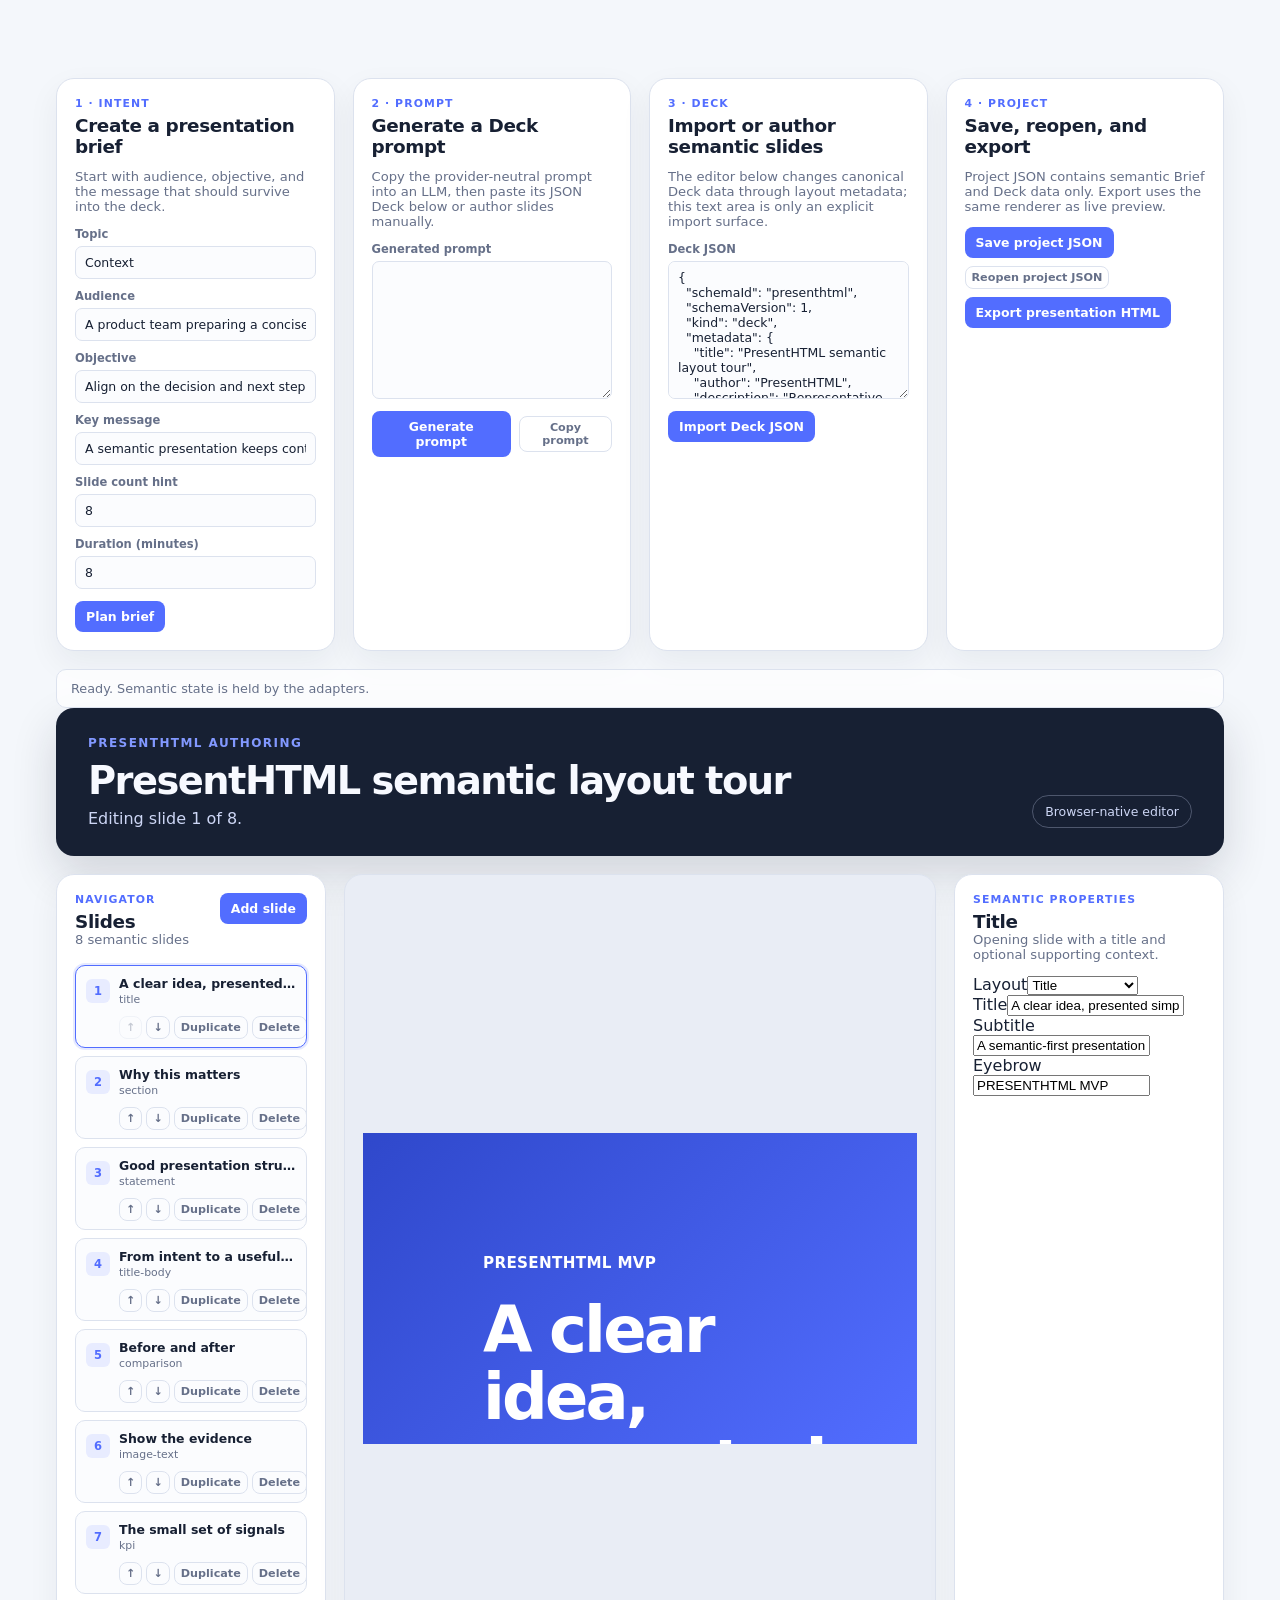
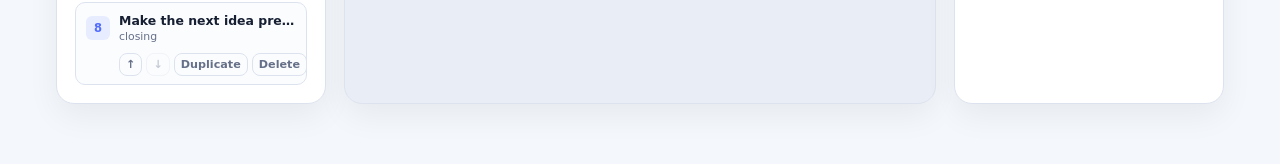
<file: src/index.html>
<!doctype html>
<html lang="en">
  <head>
    <meta charset="utf-8">
    <meta name="viewport" content="width=device-width, initial-scale=1">
    <meta name="description" content="PresentHTML presentation authoring app">
    <title>PresentHTML</title>
    <link rel="stylesheet" href="styles/app.css">
  </head>
  <body>
    <div class="app-shell" data-presenthtml-app></div>
    <script type="module" src="app.js" defer></script>
  </body>
</html>
</file>
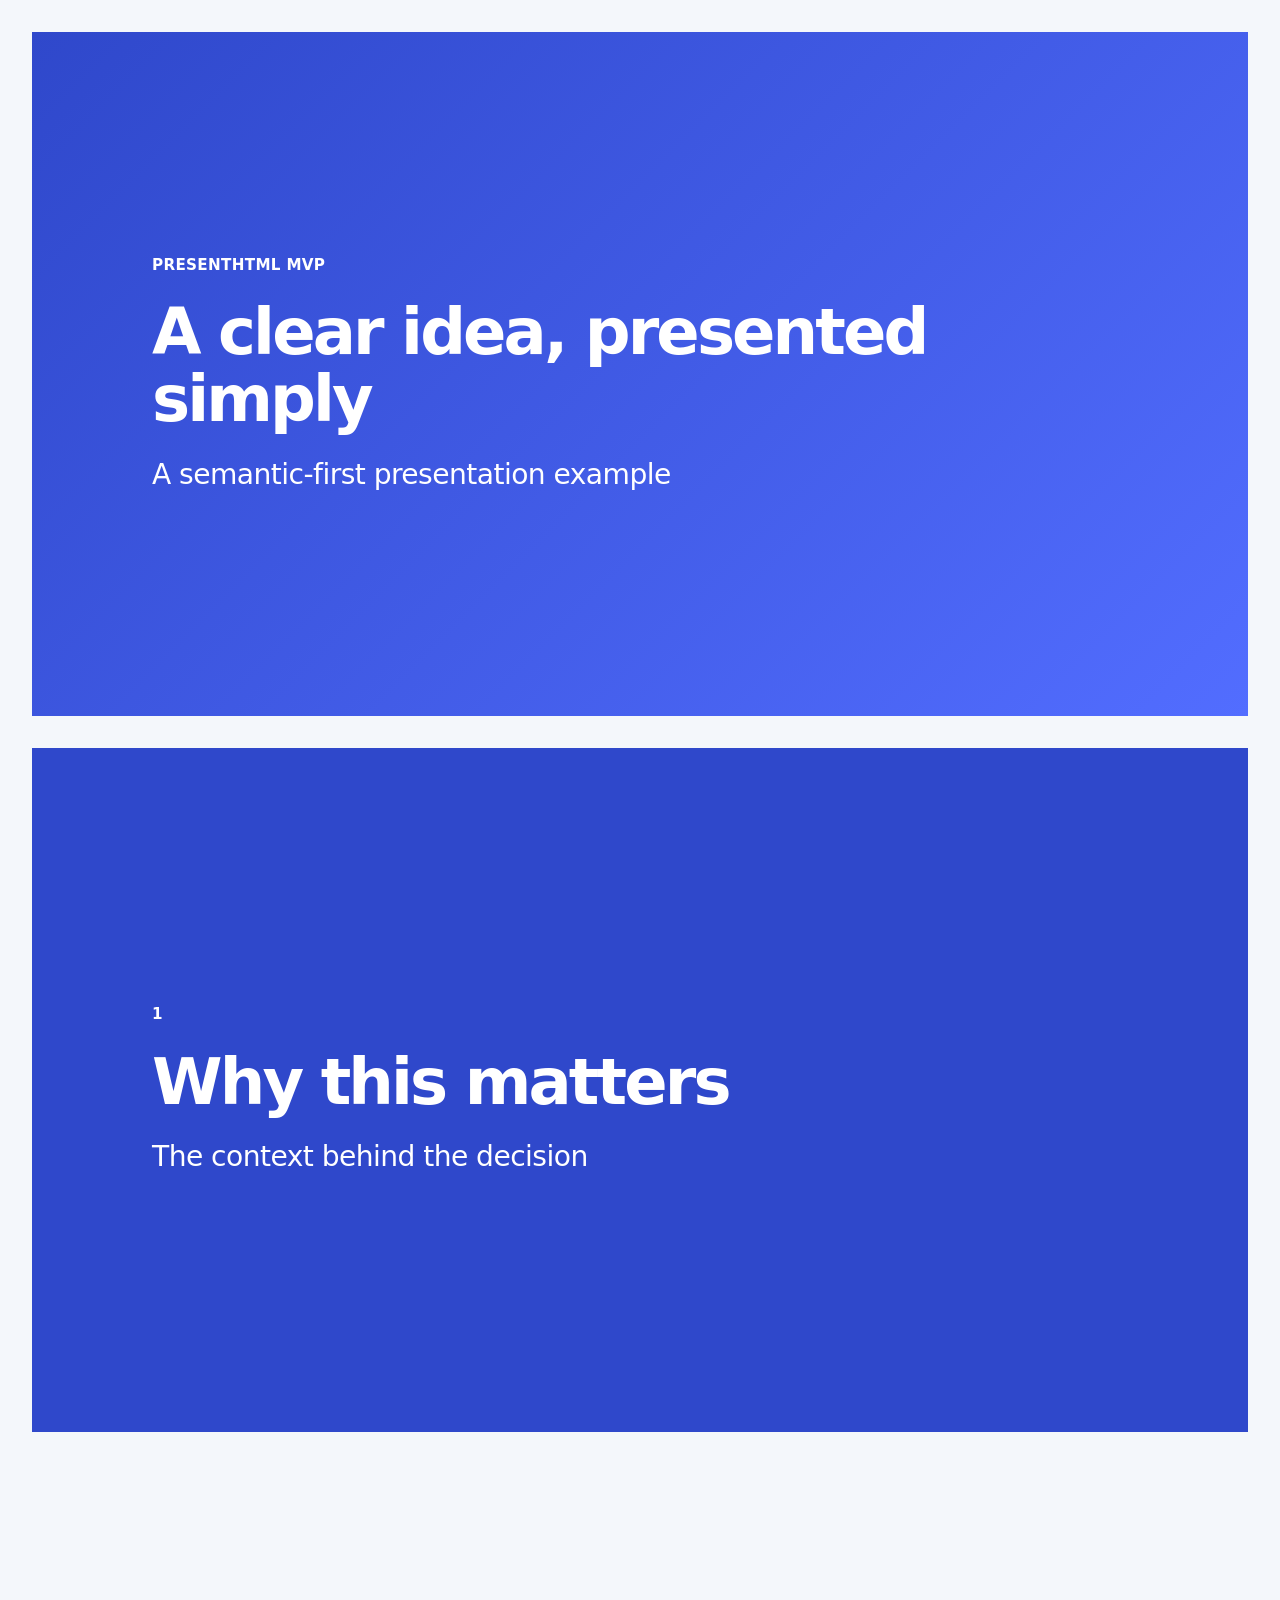
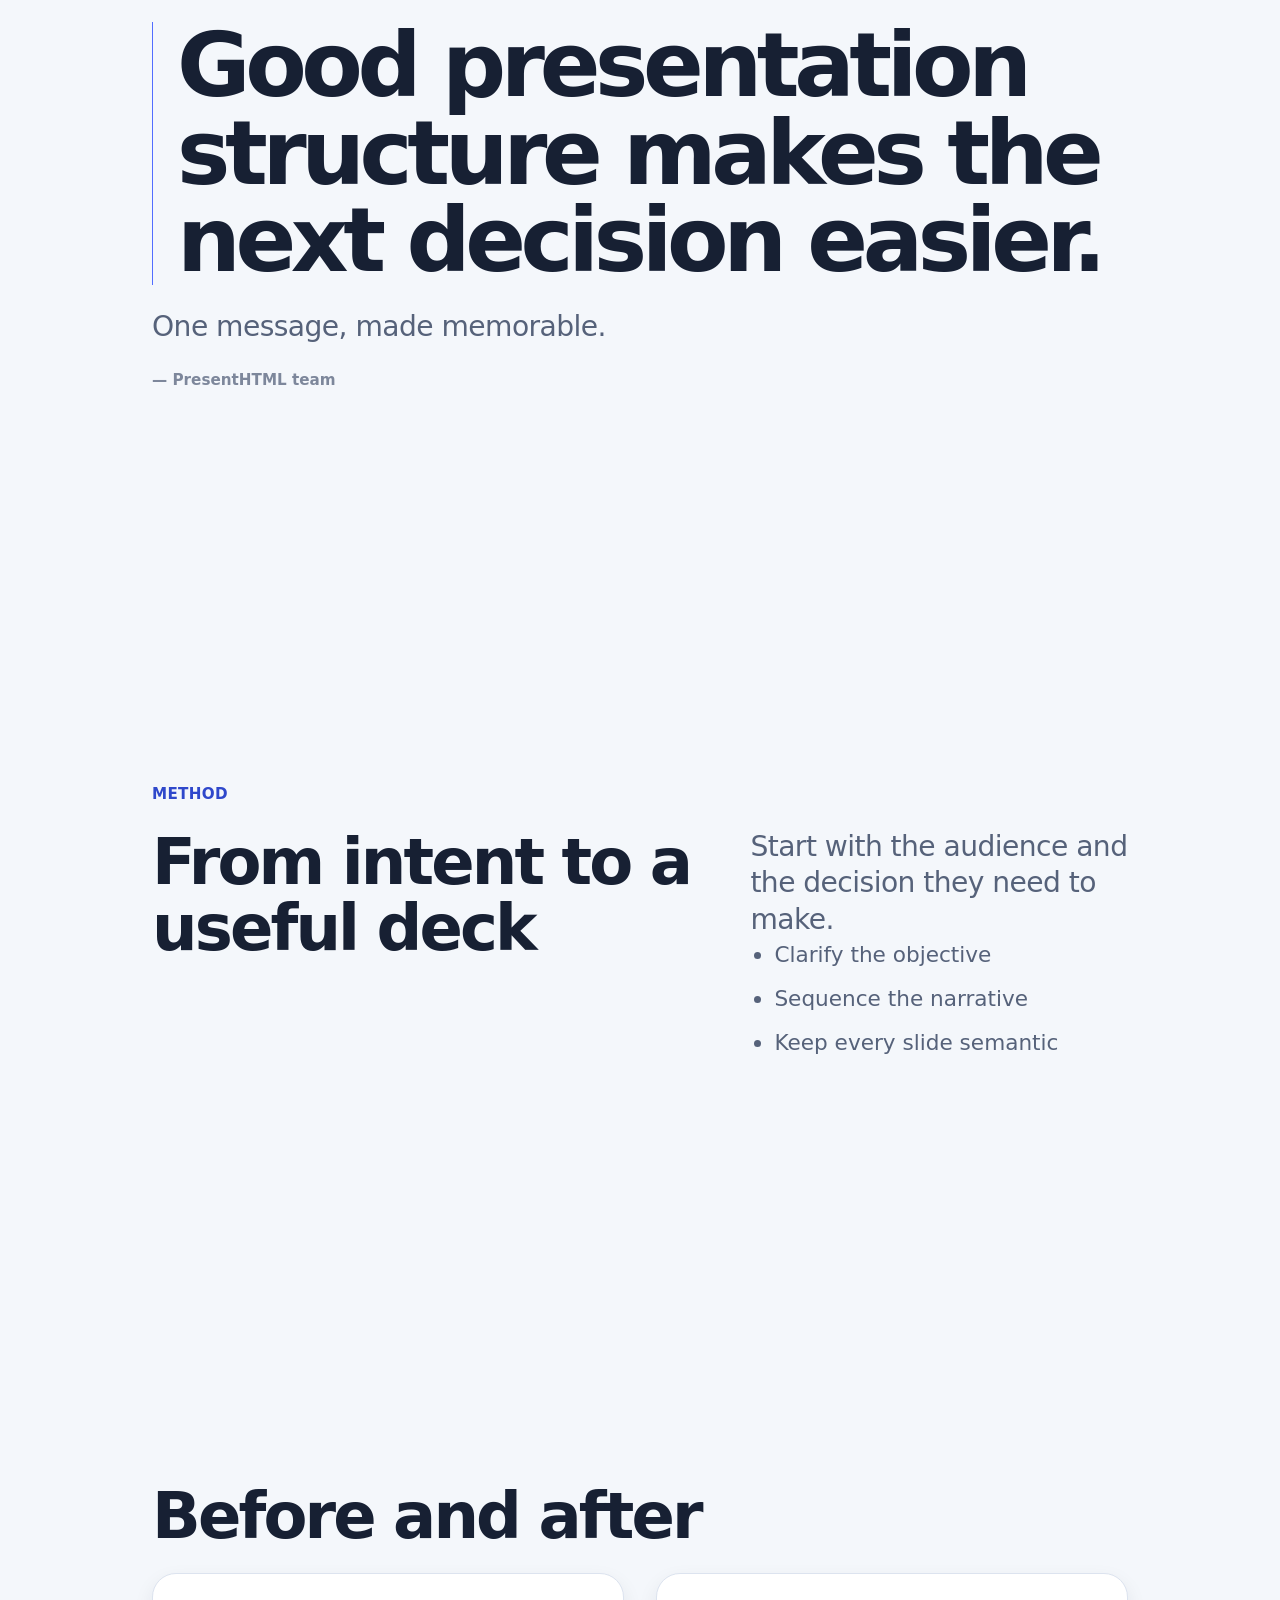
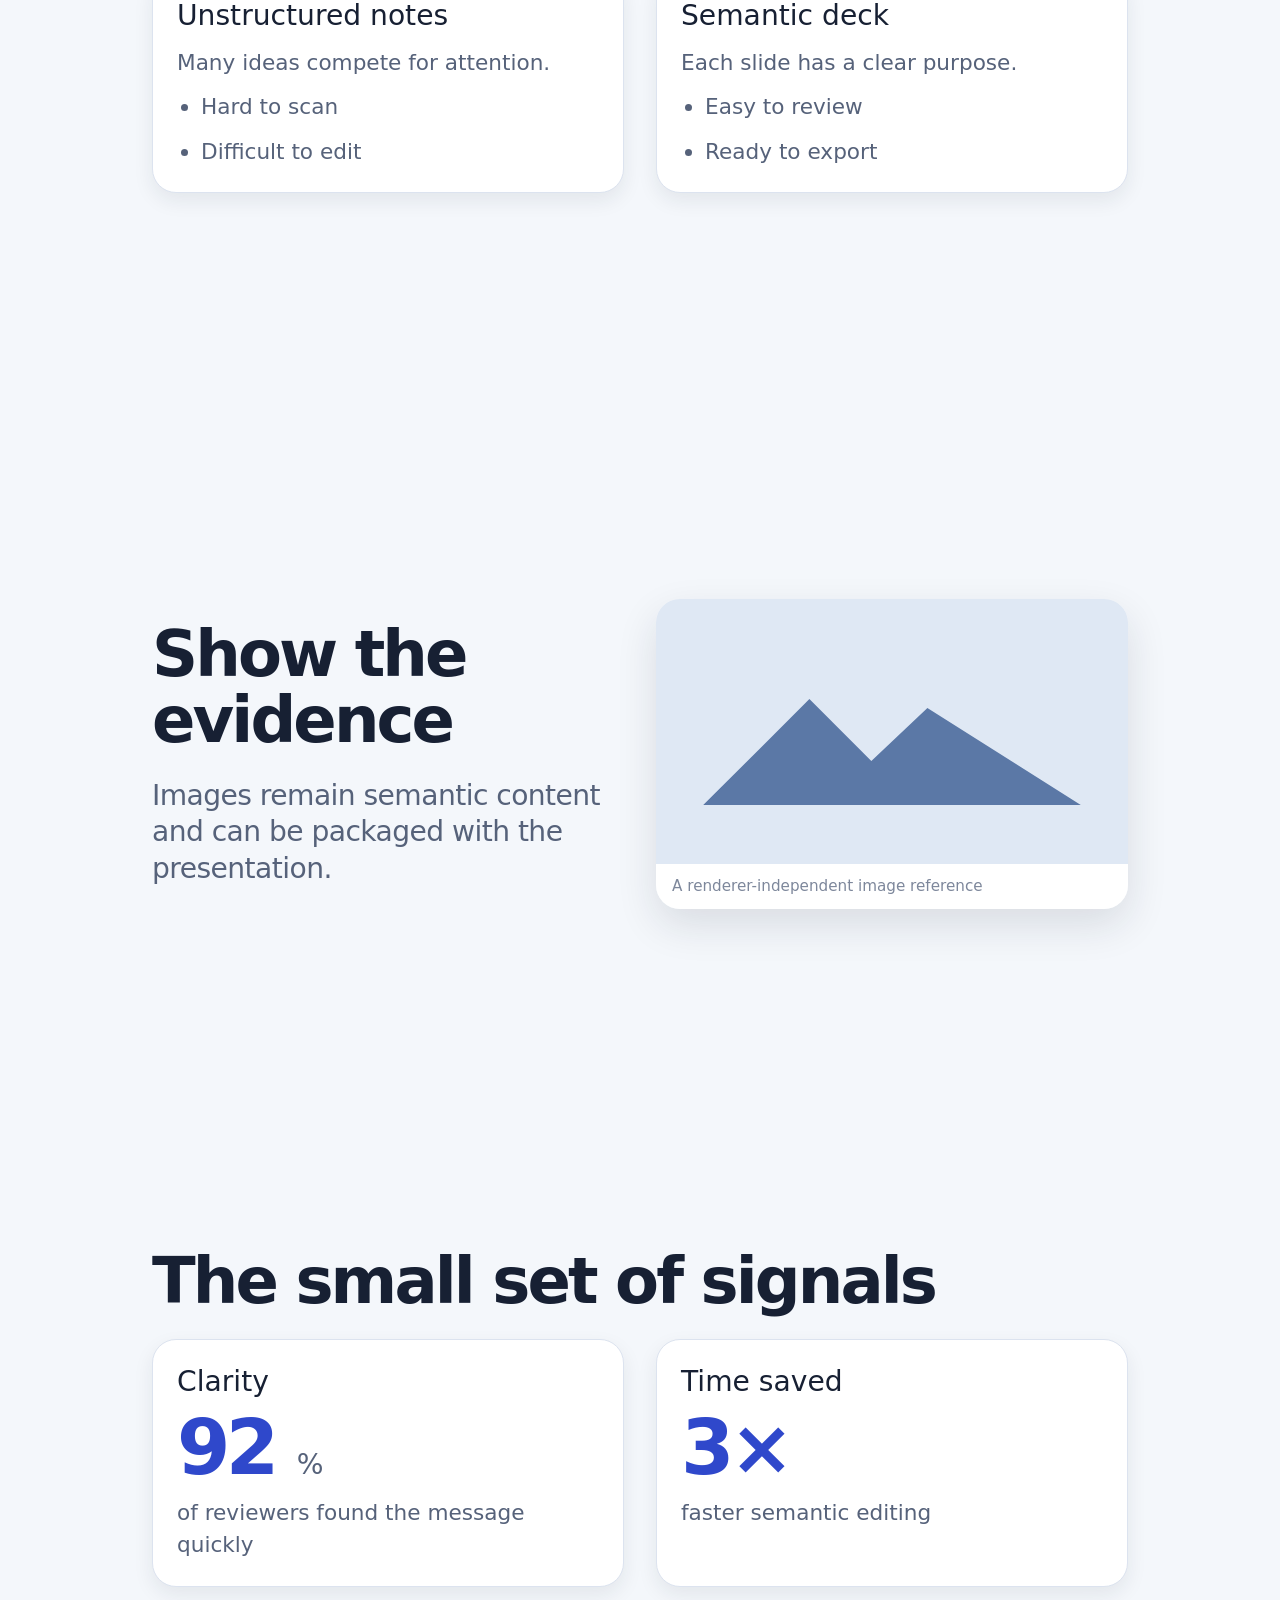
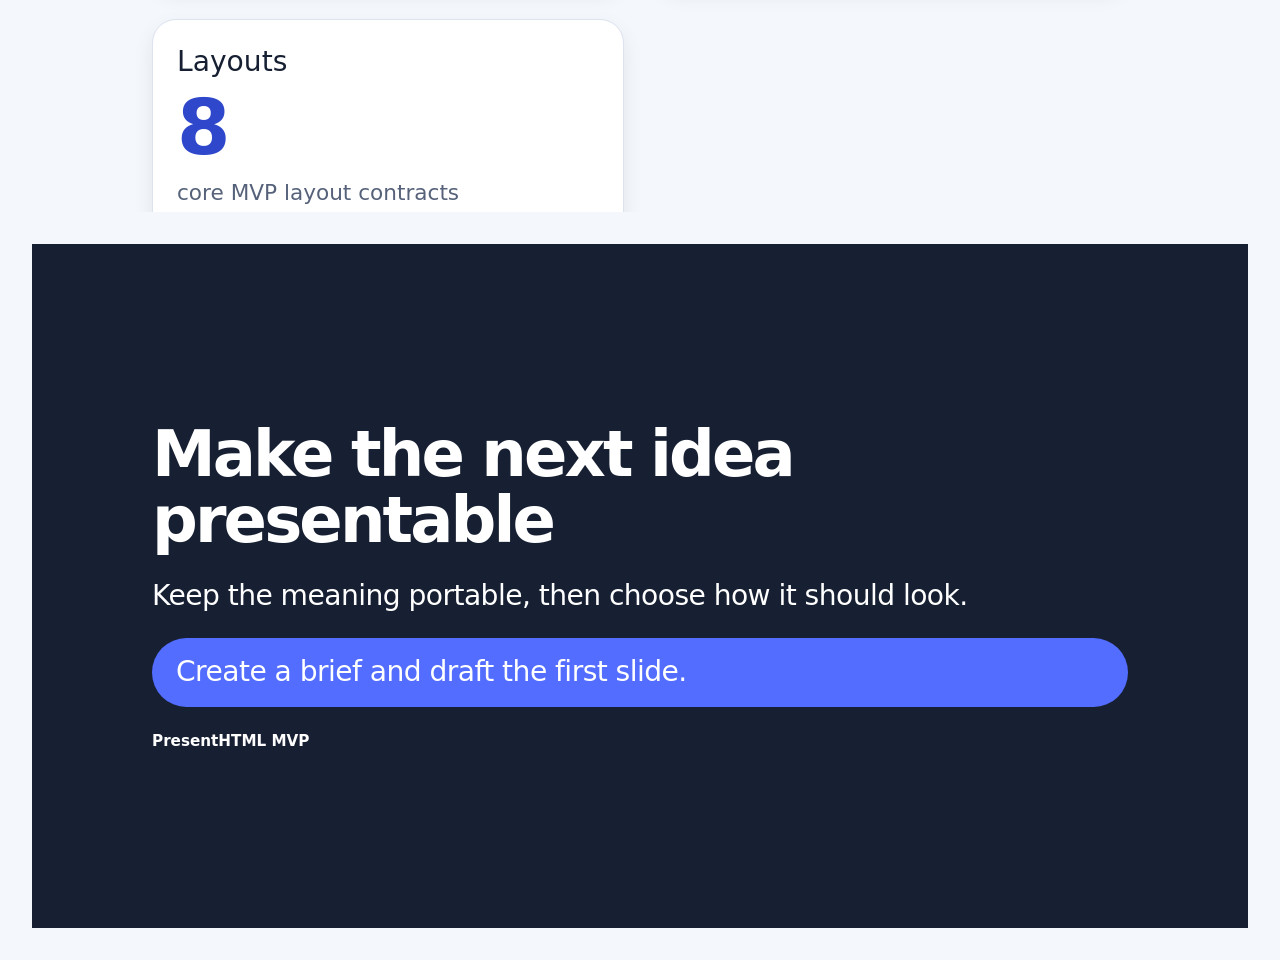
<file: examples/demo-presentation.html>
<!doctype html>
<html lang="en">
  <head>
    <meta charset="utf-8">
    <meta name="viewport" content="width=device-width, initial-scale=1">
    <title>PresentHTML semantic layout tour</title>
    <style data-presenthtml-renderer>
      :root {
        --ph-border-style: solid;
        --ph-border-width: 1px;
        --ph-color-accent: #526dff;
        --ph-color-accent-contrast: #ffffff;
        --ph-color-accent-strong: #2f48cb;
        --ph-color-background: #f4f7fb;
        --ph-color-border: #dce3ef;
        --ph-color-border-strong: #bac6db;
        --ph-color-surface: #ffffff;
        --ph-color-surface-raised: #ffffff;
        --ph-color-text: #172033;
        --ph-color-text-muted: #56627a;
        --ph-color-text-subtle: #7d879b;
        --ph-geometry-aspect-ratio: 16 / 9;
        --ph-geometry-height: 900px;
        --ph-geometry-width: 1600px;
        --ph-grid-column-gap: 2rem;
        --ph-grid-columns: 12;
        --ph-grid-content-max-width: 1360px;
        --ph-grid-content-padding: 7.5rem;
        --ph-grid-row-gap: 2rem;
        --ph-imagery-object-fit: cover;
        --ph-imagery-object-position: center;
        --ph-imagery-overlay: linear-gradient(180deg, rgba(23, 32, 51, 0) 45%, rgba(23, 32, 51, 0.55) 100%);
        --ph-imagery-radius: 1.5rem;
        --ph-radius-lg: 1.5rem;
        --ph-radius-md: 1rem;
        --ph-radius-none: 0;
        --ph-radius-pill: 999px;
        --ph-radius-sm: 0.5rem;
        --ph-radius-xl: 2rem;
        --ph-shadow-lg: 0 1.5rem 4rem rgba(23, 32, 51, 0.16);
        --ph-shadow-md: 0 1rem 2.5rem rgba(23, 32, 51, 0.12);
        --ph-shadow-none: none;
        --ph-shadow-sm: 0 0.5rem 1.25rem rgba(23, 32, 51, 0.08);
        --ph-spacing-2xl: 3rem;
        --ph-spacing-3xl: 4.5rem;
        --ph-spacing-lg: 1.5rem;
        --ph-spacing-md: 1rem;
        --ph-spacing-none: 0;
        --ph-spacing-sm: 0.75rem;
        --ph-spacing-xl: 2rem;
        --ph-spacing-xs: 0.5rem;
        --ph-typography-body-font-family: Inter, ui-sans-serif, system-ui, -apple-system, BlinkMacSystemFont, "Segoe UI", sans-serif;
        --ph-typography-body-font-size: 1.35rem;
        --ph-typography-body-font-weight: 450;
        --ph-typography-body-letter-spacing: -0.01em;
        --ph-typography-body-line-height: 1.5;
        --ph-typography-caption-font-family: Inter, ui-sans-serif, system-ui, -apple-system, BlinkMacSystemFont, "Segoe UI", sans-serif;
        --ph-typography-caption-font-size: 0.95rem;
        --ph-typography-caption-font-weight: 650;
        --ph-typography-caption-letter-spacing: 0.02em;
        --ph-typography-caption-line-height: 1.35;
        --ph-typography-display-font-family: Inter, ui-sans-serif, system-ui, -apple-system, BlinkMacSystemFont, "Segoe UI", sans-serif;
        --ph-typography-display-font-size: clamp(3.5rem, 7vw, 7rem);
        --ph-typography-display-font-weight: 800;
        --ph-typography-display-letter-spacing: -0.06em;
        --ph-typography-display-line-height: 0.98;
        --ph-typography-metric-font-family: Inter, ui-sans-serif, system-ui, -apple-system, BlinkMacSystemFont, "Segoe UI", sans-serif;
        --ph-typography-metric-font-size: clamp(3rem, 6vw, 6rem);
        --ph-typography-metric-font-weight: 800;
        --ph-typography-metric-letter-spacing: -0.06em;
        --ph-typography-metric-line-height: 0.95;
        --ph-typography-subtitle-font-family: Inter, ui-sans-serif, system-ui, -apple-system, BlinkMacSystemFont, "Segoe UI", sans-serif;
        --ph-typography-subtitle-font-size: clamp(1.25rem, 2.2vw, 2rem);
        --ph-typography-subtitle-font-weight: 500;
        --ph-typography-subtitle-letter-spacing: -0.02em;
        --ph-typography-subtitle-line-height: 1.3;
        --ph-typography-title-font-family: Inter, ui-sans-serif, system-ui, -apple-system, BlinkMacSystemFont, "Segoe UI", sans-serif;
        --ph-typography-title-font-size: clamp(2.5rem, 5vw, 4.75rem);
        --ph-typography-title-font-weight: 750;
        --ph-typography-title-letter-spacing: -0.045em;
        --ph-typography-title-line-height: 1.04;
      }

      /* PresentHTML static presentation renderer */
      *,
      *::before,
      *::after {
        box-sizing: border-box;
      }

      html,
      body {
        margin: 0;
        min-height: 100%;
        background: var(--ph-color-background);
        color: var(--ph-color-text);
        font-family: var(--ph-typography-body-font-family);
      }

      body {
        padding: var(--ph-spacing-xl);
      }

      .ph-presentation {
        display: grid;
        gap: var(--ph-spacing-xl);
        justify-items: center;
        width: 100%;
      }

      .ph-slide {
        position: relative;
        display: grid;
        overflow: hidden;
        aspect-ratio: var(--ph-geometry-aspect-ratio);
        width: min(100%, var(--ph-geometry-width));
        min-height: 0;
        padding: var(--ph-grid-content-padding);
        background: var(--ph-color-surface);
        color: var(--ph-color-text);
        isolation: isolate;
      }

      .ph-slide::before {
        position: absolute;
        inset: 0;
        z-index: -1;
        background: var(--ph-color-background);
        content: "";
      }

      .ph-slide__content {
        display: grid;
        align-content: center;
        gap: var(--ph-spacing-lg);
        width: min(100%, var(--ph-grid-content-max-width));
        min-width: 0;
        margin: auto;
      }

      .ph-slide__eyebrow,
      .ph-slide__number,
      .ph-slide__label {
        margin: 0;
        color: var(--ph-color-accent-strong);
        font: var(--ph-typography-caption-font-weight) var(--ph-typography-caption-font-size) / var(--ph-typography-caption-line-height) var(--ph-typography-caption-font-family);
        letter-spacing: var(--ph-typography-caption-letter-spacing);
        text-transform: uppercase;
      }

      .ph-slide h1,
      .ph-slide h2,
      .ph-slide h3,
      .ph-slide p,
      .ph-slide blockquote,
      .ph-slide figure,
      .ph-slide ul {
        margin: 0;
      }

      .ph-slide h1,
      .ph-slide h2 {
        font-family: var(--ph-typography-title-font-family);
        font-size: var(--ph-typography-title-font-size);
        font-weight: var(--ph-typography-title-font-weight);
        line-height: var(--ph-typography-title-line-height);
        letter-spacing: var(--ph-typography-title-letter-spacing);
      }

      .ph-slide__subtitle,
      .ph-slide__supporting,
      .ph-slide__body,
      .ph-slide__takeaway,
      .ph-slide__next-step {
        color: var(--ph-color-text-muted);
        font-family: var(--ph-typography-subtitle-font-family);
        font-size: var(--ph-typography-subtitle-font-size);
        font-weight: var(--ph-typography-subtitle-font-weight);
        line-height: var(--ph-typography-subtitle-line-height);
        letter-spacing: var(--ph-typography-subtitle-letter-spacing);
      }

      .ph-slide--title .ph-slide__content,
      .ph-slide--statement .ph-slide__content,
      .ph-slide--closing .ph-slide__content {
        max-width: 76rem;
      }

      .ph-slide--title {
        background: var(--ph-color-accent);
        color: var(--ph-color-accent-contrast);
      }

      .ph-slide--title::before {
        background: linear-gradient(135deg, var(--ph-color-accent-strong), var(--ph-color-accent));
      }

      .ph-slide--title .ph-slide__eyebrow,
      .ph-slide--title .ph-slide__subtitle {
        color: var(--ph-color-accent-contrast);
      }

      .ph-slide--section {
        background: var(--ph-color-accent-strong);
        color: var(--ph-color-accent-contrast);
      }

      .ph-slide--section::before {
        background: var(--ph-color-accent-strong);
      }

      .ph-slide--section .ph-slide__number,
      .ph-slide--section .ph-slide__subtitle {
        color: var(--ph-color-accent-contrast);
      }

      .ph-slide--statement blockquote {
        border-inline-start: var(--ph-border-width) var(--ph-border-style) var(--ph-color-accent);
        padding-inline-start: var(--ph-spacing-lg);
        font-family: var(--ph-typography-display-font-family);
        font-size: var(--ph-typography-display-font-size);
        font-weight: var(--ph-typography-display-font-weight);
        line-height: var(--ph-typography-display-line-height);
        letter-spacing: var(--ph-typography-display-letter-spacing);
      }

      .ph-slide__attribution {
        color: var(--ph-color-text-subtle);
        font-family: var(--ph-typography-caption-font-family);
        font-size: var(--ph-typography-caption-font-size);
        font-weight: var(--ph-typography-caption-font-weight);
        line-height: var(--ph-typography-caption-line-height);
      }

      .ph-slide__body-layout {
        display: grid;
        grid-template-columns: minmax(0, 1.2fr) minmax(0, 0.8fr);
        gap: var(--ph-grid-column-gap);
        align-items: start;
      }

      .ph-slide__list,
      .ph-slide__side-list {
        display: grid;
        gap: var(--ph-spacing-sm);
        padding-inline-start: var(--ph-spacing-lg);
        color: var(--ph-color-text-muted);
        font-family: var(--ph-typography-body-font-family);
        font-size: var(--ph-typography-body-font-size);
        line-height: var(--ph-typography-body-line-height);
      }

      .ph-slide__comparison,
      .ph-slide__metrics {
        display: grid;
        grid-template-columns: repeat(2, minmax(0, 1fr));
        gap: var(--ph-grid-column-gap);
      }

      .ph-slide__comparison-side,
      .ph-slide__metric {
        display: grid;
        align-content: start;
        gap: var(--ph-spacing-sm);
        min-width: 0;
        padding: var(--ph-spacing-lg);
        border: var(--ph-border-width) var(--ph-border-style) var(--ph-color-border);
        border-radius: var(--ph-radius-lg);
        background: var(--ph-color-surface-raised);
        box-shadow: var(--ph-shadow-sm);
      }

      .ph-slide__comparison-side h3,
      .ph-slide__metric-label {
        font-family: var(--ph-typography-subtitle-font-family);
        font-size: var(--ph-typography-subtitle-font-size);
        font-weight: var(--ph-typography-subtitle-font-weight);
        line-height: var(--ph-typography-subtitle-line-height);
      }

      .ph-slide__comparison-side p,
      .ph-slide__metric-detail {
        color: var(--ph-color-text-muted);
        font-family: var(--ph-typography-body-font-family);
        font-size: var(--ph-typography-body-font-size);
        line-height: var(--ph-typography-body-line-height);
      }

      .ph-slide--image-text .ph-slide__content {
        grid-template-columns: minmax(0, 1fr) minmax(0, 1fr);
        align-items: center;
        gap: var(--ph-grid-column-gap);
      }

      .ph-slide--image-text .ph-slide__copy {
        display: grid;
        gap: var(--ph-spacing-lg);
      }

      .ph-slide--image-text .ph-slide__media {
        order: 2;
        overflow: hidden;
        border-radius: var(--ph-imagery-radius);
        box-shadow: var(--ph-shadow-md);
      }

      .ph-slide--image-text.ph-slide--image-left .ph-slide__media {
        order: 0;
      }

      .ph-slide__image {
        display: block;
        aspect-ratio: 16 / 9;
        width: 100%;
        object-fit: var(--ph-imagery-object-fit);
        object-position: var(--ph-imagery-object-position);
      }

      .ph-slide__caption {
        display: block;
        padding: var(--ph-spacing-sm) var(--ph-spacing-md);
        background: var(--ph-color-surface-raised);
        color: var(--ph-color-text-subtle);
        font-family: var(--ph-typography-caption-font-family);
        font-size: var(--ph-typography-caption-font-size);
        line-height: var(--ph-typography-caption-line-height);
      }

      .ph-slide__metric-value {
        color: var(--ph-color-accent-strong);
        font-family: var(--ph-typography-metric-font-family);
        font-size: var(--ph-typography-metric-font-size);
        font-weight: var(--ph-typography-metric-font-weight);
        line-height: var(--ph-typography-metric-line-height);
        letter-spacing: var(--ph-typography-metric-letter-spacing);
      }

      .ph-slide__metric-unit {
        color: var(--ph-color-text-muted);
        font-family: var(--ph-typography-subtitle-font-family);
        font-size: var(--ph-typography-subtitle-font-size);
        font-weight: var(--ph-typography-subtitle-font-weight);
      }

      .ph-slide--closing {
        background: var(--ph-color-text);
        color: var(--ph-color-accent-contrast);
      }

      .ph-slide--closing::before {
        background: var(--ph-color-text);
      }

      .ph-slide--closing .ph-slide__takeaway,
      .ph-slide--closing .ph-slide__next-step,
      .ph-slide--closing .ph-slide__attribution {
        color: var(--ph-color-accent-contrast);
      }

      .ph-slide--closing .ph-slide__next-step {
        display: inline-block;
        padding: var(--ph-spacing-md) var(--ph-spacing-lg);
        border-radius: var(--ph-radius-pill);
        background: var(--ph-color-accent);
      }

      .ph-slot {
        min-width: 0;
      }

      @media (max-width: 52rem) {
        body {
          padding: var(--ph-spacing-md);
        }

        .ph-slide {
          min-height: auto;
          padding: var(--ph-spacing-lg);
        }

        .ph-slide__body-layout,
        .ph-slide--image-text .ph-slide__content,
        .ph-slide__comparison,
        .ph-slide__metrics {
          grid-template-columns: 1fr;
        }

        .ph-slide--image-text .ph-slide__media,
        .ph-slide--image-text.ph-slide--image-left .ph-slide__media {
          order: 0;
        }
      }
    </style>
      <style data-presenthtml-export-print>
      @media print {
        @page {
          size: 16in 9in;
          margin: 0;
        }

        html,
        body {
          min-height: 0;
          padding: 0 !important;
          background: #fff !important;
        }

        .ph-presentation {
          display: block;
          width: 100%;
        }

        .ph-slide {
          width: 100% !important;
          min-height: 100vh;
          height: 100vh;
          aspect-ratio: auto;
          break-after: page;
          page-break-after: always;
        }

        .ph-slide:last-child {
          break-after: auto;
          page-break-after: auto;
        }
      }
    </style>
  </head>
  <body>
    <main class="ph-presentation" data-theme="default">
    <section class="ph-slide ph-slide--title" data-layout="title" data-slide-id="fixture-title" aria-label="Slide 1">
      <div class="ph-slide__content">
        <p class="ph-slide__eyebrow ph-slot ph-slot--eyebrow">PRESENTHTML MVP</p>
        <h1 class="ph-slot ph-slot--title" id="ph-slide-1-title">A clear idea, presented simply</h1>
        <p class="ph-slide__subtitle ph-slot ph-slot--subtitle">A semantic-first presentation example</p>
      </div>
    </section>

    <section class="ph-slide ph-slide--section" data-layout="section" data-slide-id="fixture-section" aria-label="Slide 2">
      <div class="ph-slide__content">
        <p class="ph-slide__number ph-slot ph-slot--number">1</p>
        <h1 class="ph-slot ph-slot--title" id="ph-slide-2-title">Why this matters</h1>
        <p class="ph-slide__subtitle ph-slot ph-slot--subtitle">The context behind the decision</p>
      </div>
    </section>

    <section class="ph-slide ph-slide--statement" data-layout="statement" data-slide-id="fixture-statement" aria-label="Slide 3">
      <div class="ph-slide__content">
        <blockquote class="ph-slot ph-slot--statement">Good presentation structure makes the next decision easier.</blockquote>
        <p class="ph-slide__supporting ph-slot ph-slot--supporting-text">One message, made memorable.</p>
        <p class="ph-slide__attribution ph-slot ph-slot--attribution">— PresentHTML team</p>
      </div>
    </section>

    <section class="ph-slide ph-slide--title-body" data-layout="title-body" data-slide-id="fixture-title-body" aria-label="Slide 4">
      <div class="ph-slide__content">
        <p class="ph-slide__eyebrow ph-slot ph-slot--eyebrow">METHOD</p>
        <div class="ph-slide__body-layout">
          <h1 class="ph-slot ph-slot--title" id="ph-slide-4-title">From intent to a useful deck</h1>
          <div class="ph-slide__body-copy ph-slot ph-slot--body">
            <p class="ph-slide__body">Start with the audience and the decision they need to make.</p>
            <ul class="ph-slide__list">
              <li>Clarify the objective</li>
              <li>Sequence the narrative</li>
              <li>Keep every slide semantic</li>
            </ul>
          </div>
        </div>
      </div>
    </section>

    <section class="ph-slide ph-slide--comparison" data-layout="comparison" data-slide-id="fixture-comparison" aria-label="Slide 5">
      <div class="ph-slide__content">
        <h1 class="ph-slot ph-slot--title" id="ph-slide-5-title">Before and after</h1>
        <div class="ph-slide__comparison">
          <article class="ph-slide__comparison-side ph-slot ph-slot--left">
            <h3>Unstructured notes</h3>
            <p>Many ideas compete for attention.</p>
            <ul class="ph-slide__side-list">
              <li>Hard to scan</li>
              <li>Difficult to edit</li>
            </ul>
          </article>
          <article class="ph-slide__comparison-side ph-slot ph-slot--right">
            <h3>Semantic deck</h3>
            <p>Each slide has a clear purpose.</p>
            <ul class="ph-slide__side-list">
              <li>Easy to review</li>
              <li>Ready to export</li>
            </ul>
          </article>
        </div>
      </div>
    </section>

    <section class="ph-slide ph-slide--image-text ph-slide--image-right" data-layout="image-text" data-slide-id="fixture-image-text" aria-label="Slide 6">
      <div class="ph-slide__content">
        <figure class="ph-slide__media ph-slot ph-slot--image">
          <img class="ph-slide__image" src="data:image/svg+xml,%3Csvg xmlns=&#39;http://www.w3.org/2000/svg&#39; width=&#39;800&#39; height=&#39;450&#39; viewBox=&#39;0 0 800 450&#39;%3E%3Crect width=&#39;800&#39; height=&#39;450&#39; fill=&#39;%23dfe8f4&#39;/%3E%3Cpath d=&#39;M80 350L260 170l105 105 95-90 260 165H80z&#39; fill=&#39;%235b78a6&#39;/%3E%3C/svg%3E" alt="Abstract mountain illustration">
          <figcaption class="ph-slide__caption">A renderer-independent image reference</figcaption>
        </figure>
        <div class="ph-slide__copy">
          <h1 class="ph-slot ph-slot--title" id="ph-slide-6-title">Show the evidence</h1>
          <p class="ph-slide__body ph-slot ph-slot--body">Images remain semantic content and can be packaged with the presentation.</p>
        </div>
      </div>
    </section>

    <section class="ph-slide ph-slide--kpi" data-layout="kpi" data-slide-id="fixture-kpi" aria-label="Slide 7">
      <div class="ph-slide__content">
        <h1 class="ph-slot ph-slot--title" id="ph-slide-7-title">The small set of signals</h1>
        <div class="ph-slide__metrics">
          <article class="ph-slide__metric ph-slot ph-slot--metric-1">
            <p class="ph-slide__metric-label">Clarity</p>
            <p class="ph-slide__metric-value">92 <span class="ph-slide__metric-unit">%</span></p>
            <p class="ph-slide__metric-detail">of reviewers found the message quickly</p>
          </article>
          <article class="ph-slide__metric ph-slot ph-slot--metric-2">
            <p class="ph-slide__metric-label">Time saved</p>
            <p class="ph-slide__metric-value">3×</p>
            <p class="ph-slide__metric-detail">faster semantic editing</p>
          </article>
          <article class="ph-slide__metric ph-slot ph-slot--metric-3">
            <p class="ph-slide__metric-label">Layouts</p>
            <p class="ph-slide__metric-value">8</p>
            <p class="ph-slide__metric-detail">core MVP layout contracts</p>
          </article>
        </div>
      </div>
    </section>

    <section class="ph-slide ph-slide--closing" data-layout="closing" data-slide-id="fixture-closing" aria-label="Slide 8">
      <div class="ph-slide__content">
        <h1 class="ph-slot ph-slot--title" id="ph-slide-8-title">Make the next idea presentable</h1>
        <p class="ph-slide__takeaway ph-slot ph-slot--takeaway">Keep the meaning portable, then choose how it should look.</p>
        <p class="ph-slide__next-step ph-slot ph-slot--next-step">Create a brief and draft the first slide.</p>
        <p class="ph-slide__attribution ph-slot ph-slot--attribution">PresentHTML MVP</p>
      </div>
    </section>
    </main>
  </body>
</html>
</file>
<file: src/styles/app.css>
:root {
  color-scheme: light;
  font-family: system-ui, -apple-system, BlinkMacSystemFont, "Segoe UI", sans-serif;
  color: #172033;
  background: #f3f5f9;
  --editor-ink: #172033;
  --editor-muted: #667089;
  --editor-border: #dce2ee;
  --editor-surface: #ffffff;
  --editor-accent: #526dff;
}

* {
  box-sizing: border-box;
}

body {
  min-width: 320px;
  min-height: 100vh;
  margin: 0;
  background: #f3f5f9;
}

.app-shell {
  width: min(1600px, calc(100% - 48px));
  min-height: 100vh;
  margin: 0 auto;
  padding: 28px 0;
}

.editor-header {
  display: flex;
  align-items: flex-end;
  justify-content: space-between;
  gap: 24px;
  padding: 28px 32px;
  color: #f7f9ff;
  background: #172033;
  border-radius: 18px;
  box-shadow: 0 18px 45px rgba(23, 32, 51, 0.16);
}

.app-kicker {
  margin: 0 0 12px;
  color: #8298ff;
  font-size: 0.75rem;
  font-weight: 700;
  letter-spacing: 0.12em;
  text-transform: uppercase;
}

h1, h2, h3, p, dl {
  margin-top: 0;
}

h1 {
  margin-bottom: 8px;
  font-size: clamp(1.6rem, 3vw, 2.5rem);
  line-height: 1;
  letter-spacing: -0.04em;
}

.app-status {
  margin-bottom: 0;
  color: #cdd6f5;
}

.editor-header-actions {
  display: flex;
  align-items: center;
}

.editor-mode-label {
  padding: 8px 12px;
  color: #cdd6f5;
  border: 1px solid rgba(205, 214, 245, 0.3);
  border-radius: 999px;
  font-size: 0.78rem;
}

.editor-workspace {
  display: grid;
  grid-template-columns: minmax(220px, 270px) minmax(0, 1fr) minmax(220px, 270px);
  gap: 18px;
  align-items: stretch;
  padding: 18px 0 0;
}

.editor-sidebar,
.editor-canvas {
  min-width: 0;
  border: 1px solid var(--editor-border);
  border-radius: 18px;
  background: var(--editor-surface);
  box-shadow: 0 12px 32px rgba(23, 32, 51, 0.06);
}

.editor-sidebar {
  padding: 18px;
}

.editor-canvas {
  display: grid;
  min-height: min(70vh, 780px);
  padding: 18px;
  background: #e9edf5;
}

.editor-preview {
  display: grid;
  min-width: 0;
  min-height: 0;
}

.editor-preview-presentation {
  display: grid;
  place-items: center;
  min-width: 0;
  min-height: 0;
}

.editor-preview-presentation .ph-presentation {
  display: grid;
  width: 100%;
  min-width: 0;
}

.editor-preview-presentation .ph-slide {
  width: 100%;
  max-height: calc(70vh - 72px);
  margin: auto;
}

.editor-preview-empty {
  align-self: center;
  justify-self: center;
  color: var(--editor-muted);
}

.editor-panel-heading {
  display: flex;
  align-items: flex-start;
  justify-content: space-between;
  gap: 12px;
}

.editor-panel-heading h2,
.editor-sidebar h2 {
  margin-bottom: 0;
  font-size: 1.15rem;
  letter-spacing: -0.02em;
}

.editor-kicker {
  margin-bottom: 5px;
  color: var(--editor-accent);
  font-size: 0.68rem;
  font-weight: 800;
  letter-spacing: 0.1em;
  text-transform: uppercase;
}

.editor-muted {
  color: var(--editor-muted);
  font-size: 0.82rem;
}

.editor-button {
  padding: 8px 11px;
  color: #fff;
  border: 0;
  border-radius: 8px;
  background: var(--editor-accent);
  cursor: pointer;
  font: inherit;
  font-size: 0.78rem;
  font-weight: 700;
}

.editor-button:hover {
  background: #2f48cb;
}

.editor-button:disabled {
  opacity: 0.35;
  cursor: not-allowed;
}

.editor-button--small {
  padding: 4px 6px;
  color: var(--editor-muted);
  border: 1px solid var(--editor-border);
  background: transparent;
  font-size: 0.7rem;
  font-weight: 600;
}

.editor-slide-list {
  display: grid;
  gap: 8px;
  padding: 0;
  margin: 18px 0 0;
  list-style: none;
}

.editor-slide-item {
  overflow: hidden;
  border: 1px solid var(--editor-border);
  border-radius: 10px;
  background: #fbfcfe;
}

.editor-slide-item.is-active {
  border-color: var(--editor-accent);
  box-shadow: 0 0 0 2px rgba(82, 109, 255, 0.15);
}

.editor-slide-select {
  display: flex;
  align-items: center;
  gap: 9px;
  width: 100%;
  padding: 10px;
  color: var(--editor-ink);
  border: 0;
  background: transparent;
  text-align: left;
  cursor: pointer;
  font: inherit;
}

.editor-slide-number {
  display: grid;
  place-items: center;
  flex: 0 0 24px;
  width: 24px;
  height: 24px;
  color: var(--editor-accent);
  border-radius: 6px;
  background: #e8ecff;
  font-size: 0.72rem;
  font-weight: 800;
}

.editor-slide-label {
  display: grid;
  min-width: 0;
  gap: 2px;
}

.editor-slide-label strong,
.editor-slide-label small {
  overflow: hidden;
  text-overflow: ellipsis;
  white-space: nowrap;
}

.editor-slide-label strong {
  font-size: 0.78rem;
}

.editor-slide-label small {
  color: var(--editor-muted);
  font-size: 0.68rem;
}

.editor-slide-actions {
  display: flex;
  gap: 4px;
  padding: 0 8px 8px 43px;
}

.editor-property-list {
  display: grid;
  gap: 14px;
  margin: 22px 0 0;
}

.editor-property-list div {
  display: grid;
  gap: 4px;
}

.editor-property-list dt {
  color: var(--editor-muted);
  font-size: 0.72rem;
  font-weight: 700;
  text-transform: uppercase;
}

.editor-property-list dd {
  margin: 0;
  overflow-wrap: anywhere;
  font-size: 0.85rem;
}

.editor-property-list code {
  padding: 2px 5px;
  color: #45506a;
  border-radius: 4px;
  background: #edf0f6;
  font-size: 0.75rem;
}

.mvp-integration {
  display: grid;
  grid-template-columns: repeat(4, minmax(0, 1fr));
  gap: 18px;
  margin-top: 18px;
}

.mvp-integration-panel {
  min-width: 0;
  padding: 18px;
  border: 1px solid var(--editor-border);
  border-radius: 18px;
  background: var(--editor-surface);
  box-shadow: 0 12px 32px rgba(23, 32, 51, 0.06);
}

.mvp-panel-heading {
  margin-bottom: 12px;
}

.mvp-panel-heading h2 {
  margin-bottom: 0;
  font-size: 1.15rem;
  letter-spacing: -0.02em;
}

.mvp-form-grid {
  display: grid;
  gap: 10px;
}

.mvp-field {
  display: grid;
  gap: 5px;
  color: var(--editor-muted);
  font-size: 0.72rem;
  font-weight: 700;
}

.mvp-field input,
.mvp-field textarea {
  width: 100%;
  padding: 8px 9px;
  color: var(--editor-ink);
  border: 1px solid var(--editor-border);
  border-radius: 7px;
  background: #fbfcfe;
  font: inherit;
  font-size: 0.78rem;
  font-weight: 400;
  resize: vertical;
}

.mvp-field input:focus,
.mvp-field textarea:focus,
.editor-control-field input:focus,
.editor-control-field select:focus {
  outline: 2px solid rgba(82, 109, 255, 0.25);
  border-color: var(--editor-accent);
}

.mvp-actions {
  display: flex;
  align-items: center;
  gap: 8px;
  margin-top: 12px;
}

.mvp-actions--wrap {
  flex-wrap: wrap;
}

.mvp-file-input {
  position: absolute;
  width: 1px;
  height: 1px;
  overflow: hidden;
  clip: rect(0 0 0 0);
  white-space: nowrap;
  clip-path: inset(50%);
}

.mvp-file-label {
  display: inline-flex;
  align-items: center;
  cursor: pointer;
}

.mvp-integration-status {
  grid-column: 1 / -1;
  margin: 0;
  padding: 11px 14px;
  color: var(--editor-muted);
  border: 1px solid var(--editor-border);
  border-radius: 10px;
  background: rgba(255, 255, 255, 0.7);
  font-size: 0.8rem;
}

.mvp-integration-status[data-status="error"] {
  color: #9a3f52;
  border-color: #edc4cd;
  background: #fff6f8;
}

.mvp-integration-status[data-status="ok"] {
  color: #236446;
  border-color: #b9dfca;
  background: #f4fcf7;
}

@media (max-width: 640px) {
  .app-shell {
    width: min(100% - 24px, 1120px);
    padding: 12px 0;
  }

  .editor-header {
    align-items: flex-start;
    flex-direction: column;
    padding: 24px;
    border-radius: 16px;
  }

  .editor-workspace {
    grid-template-columns: 1fr;
  }

  .editor-canvas {
    order: -1;
    min-height: 52vh;
  }

  .mvp-integration {
    grid-template-columns: 1fr;
  }
}
</file>
